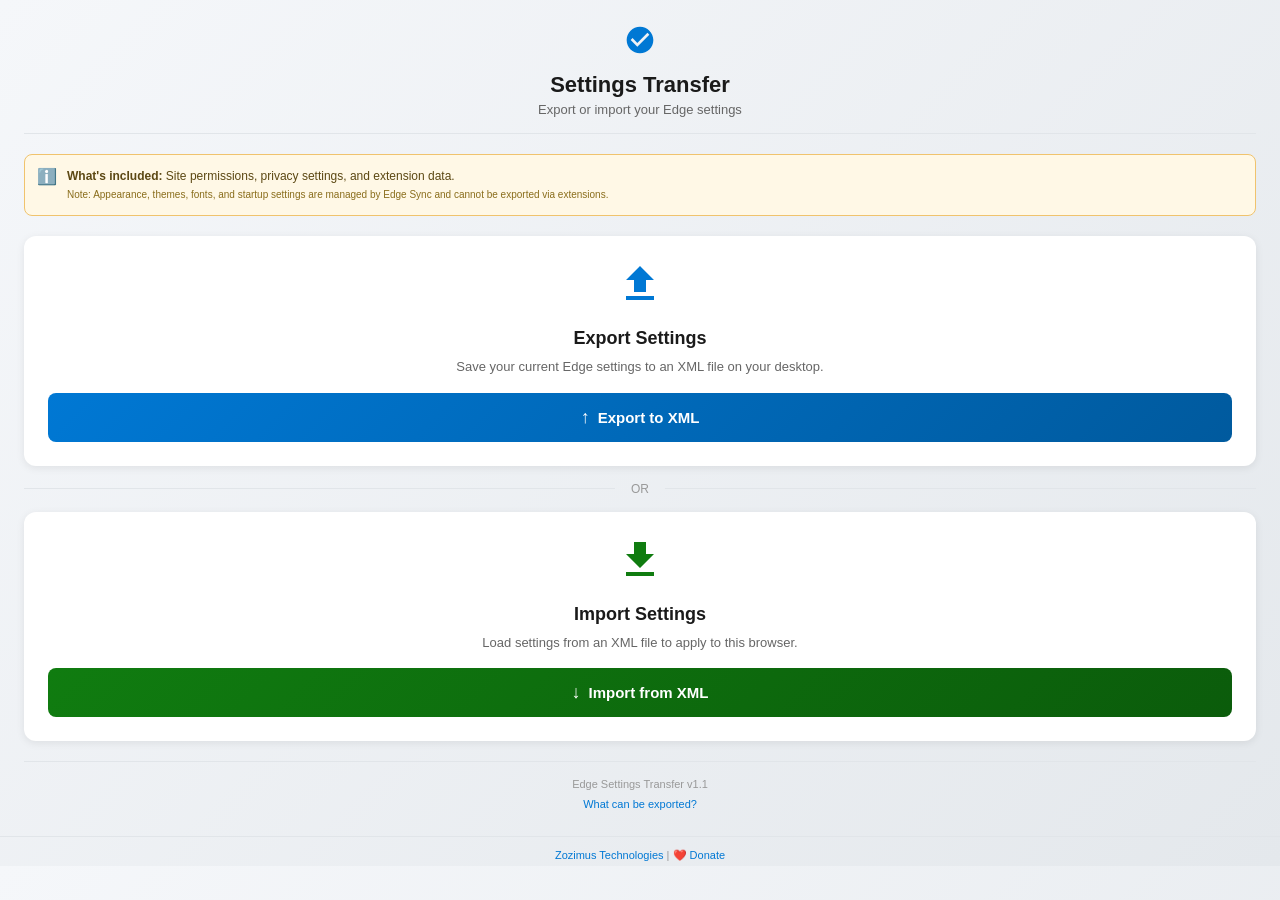
<file: popup.html>
<!DOCTYPE html>
<html lang="en">
<head>
  <meta charset="UTF-8">
  <meta name="viewport" content="width=device-width, initial-scale=1.0">
  <title>Edge Settings Export/Import</title>
  <link rel="stylesheet" href="styles.css">
</head>
<body>
  <div class="container">
    <header>
      <div class="logo">
        <svg width="32" height="32" viewBox="0 0 24 24" fill="none" xmlns="http://www.w3.org/2000/svg">
          <path d="M12 2C6.48 2 2 6.48 2 12s4.48 10 10 10 10-4.48 10-10S17.52 2 12 2zm-2 15l-5-5 1.41-1.41L10 14.17l7.59-7.59L19 8l-9 9z" fill="#0078D4"/>
        </svg>
      </div>
      <h1>Settings Transfer</h1>
      <p class="subtitle">Export or import your Edge settings</p>
    </header>

    <!-- Info Banner -->
    <div class="info-banner">
      <span class="info-icon">ℹ️</span>
      <div class="info-content">
        <strong>What's included:</strong> Site permissions, privacy settings, and extension data.
        <br><small>Note: Appearance, themes, fonts, and startup settings are managed by Edge Sync and cannot be exported via extensions.</small>
      </div>
    </div>

    <main>
      <!-- Export Section -->
      <section class="action-section">
        <div class="action-card export-card">
          <div class="action-icon">
            <svg width="48" height="48" viewBox="0 0 24 24" fill="none" xmlns="http://www.w3.org/2000/svg">
              <path d="M9 16h6v-6h4l-7-7-7 7h4v6zm-4 2h14v2H5v-2z" fill="#0078D4"/>
            </svg>
          </div>
          <h2>Export Settings</h2>
          <p>Save your current Edge settings to an XML file on your desktop.</p>
          <button id="exportBtn" class="action-btn primary-btn">
            <span class="btn-icon">↑</span>
            Export to XML
          </button>
        </div>
      </section>

      <!-- Divider -->
      <div class="divider">
        <span>OR</span>
      </div>

      <!-- Import Section -->
      <section class="action-section">
        <div class="action-card import-card">
          <div class="action-icon">
            <svg width="48" height="48" viewBox="0 0 24 24" fill="none" xmlns="http://www.w3.org/2000/svg">
              <path d="M19 9h-4V3H9v6H5l7 7 7-7zM5 18v2h14v-2H5z" fill="#107C10"/>
            </svg>
          </div>
          <h2>Import Settings</h2>
          <p>Load settings from an XML file to apply to this browser.</p>
          <button id="importBtn" class="action-btn secondary-btn">
            <span class="btn-icon">↓</span>
            Import from XML
          </button>
          <input type="file" id="fileInput" accept=".xml" hidden>
        </div>
      </section>
    </main>

    <!-- Status Message -->
    <div id="statusMessage" class="status-message hidden">
      <span id="statusIcon"></span>
      <span id="statusText"></span>
    </div>

    <!-- Restart Notice with Button -->
    <div id="restartNotice" class="restart-notice hidden">
      <div class="restart-content">
        <span>🔄</span>
        <span>Settings applied! Restart Edge for all changes to take effect.</span>
      </div>
      <button id="restartBtn" class="restart-btn">Restart Edge Now</button>
    </div>

    <!-- Loading Overlay -->
    <div id="loadingOverlay" class="loading-overlay hidden">
      <div class="spinner"></div>
      <span id="loadingText">Processing...</span>
    </div>

    <footer>
      <p>Edge Settings Transfer v1.1</p>
      <a href="#" id="showDetailsLink">What can be exported?</a>
    </footer>

    <!-- Details Modal -->
    <div id="detailsModal" class="modal hidden">
      <div class="modal-content">
        <h3>Exportable Settings</h3>
        <div class="settings-list">
          <div class="settings-category">
            <h4>✅ Can Export</h4>
            <ul>
              <li>Cookies preferences</li>
              <li>JavaScript settings</li>
              <li>Image loading</li>
              <li>Notification permissions</li>
              <li>Popup blocker</li>
              <li>Location access</li>
              <li>Camera/Microphone access</li>
              <li>Auto-downloads</li>
              <li>Do Not Track</li>
              <li>Safe Browsing</li>
              <li>Search suggestions</li>
              <li>Spelling service</li>
              <li>Translation service</li>
              <li>Extension storage data</li>
            </ul>
          </div>
          <div class="settings-category">
            <h4>❌ Cannot Export (Use Edge Sync)</h4>
            <ul>
              <li>Appearance/Theme</li>
              <li>Fonts</li>
              <li>Startup behavior</li>
              <li>New Tab page</li>
              <li>Downloads location</li>
              <li>Search engine</li>
              <li>Bookmarks</li>
              <li>History</li>
              <li>Passwords</li>
              <li>Autofill data</li>
            </ul>
          </div>
        </div>
        <button id="closeModalBtn" class="action-btn primary-btn modal-close-btn">Got it</button>
      </div>
    </div>
  </div>

  <footer class="copyright-footer">
    <span><a href="https://github.com/zozimustechnologies" target="_blank">Zozimus Technologies</a> | <a href="https://wise.com/pay/r/wC7Us-4r3knkCCY" target="_blank">❤️ Donate</a></span>
  </footer>

  <script src="popup.js"></script>
</body>
</html>
</file>
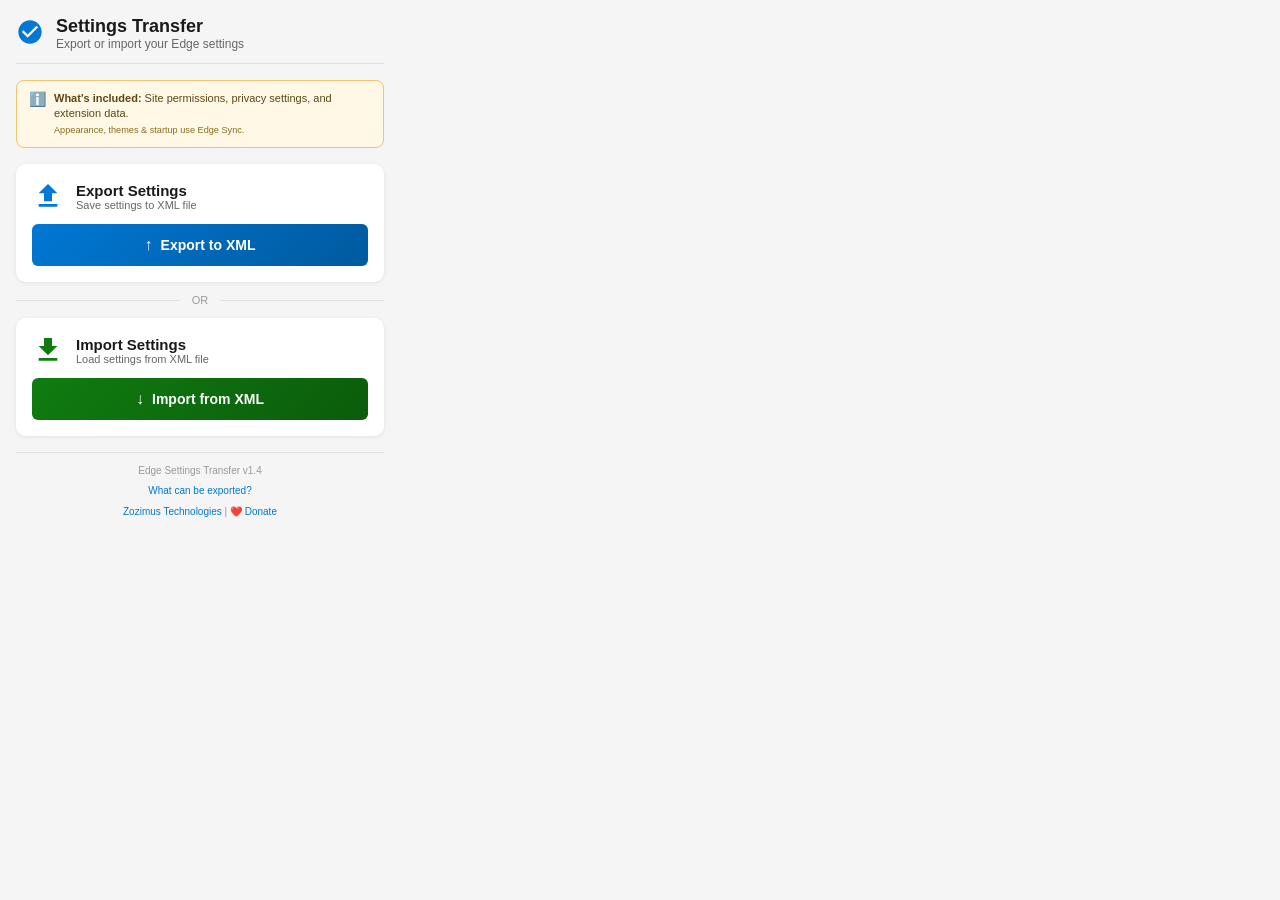
<file: sidepanel.html>
<!DOCTYPE html>
<html lang="en">
<head>
  <meta charset="UTF-8">
  <meta name="viewport" content="width=device-width, initial-scale=1.0">
  <title>Edge Settings Transfer</title>
  <link rel="stylesheet" href="sidepanel.css">
</head>
<body>
  <div class="container">
    <header>
      <div class="logo">
        <svg width="28" height="28" viewBox="0 0 24 24" fill="none" xmlns="http://www.w3.org/2000/svg">
          <path d="M12 2C6.48 2 2 6.48 2 12s4.48 10 10 10 10-4.48 10-10S17.52 2 12 2zm-2 15l-5-5 1.41-1.41L10 14.17l7.59-7.59L19 8l-9 9z" fill="#0078D4"/>
        </svg>
      </div>
      <div class="header-text">
        <h1>Settings Transfer</h1>
        <p class="subtitle">Export or import your Edge settings</p>
      </div>
    </header>

    <!-- Info Banner -->
    <div class="info-banner">
      <span class="info-icon">ℹ️</span>
      <div class="info-content">
        <strong>What's included:</strong> Site permissions, privacy settings, and extension data.
        <br><small>Appearance, themes & startup use Edge Sync.</small>
      </div>
    </div>

    <main>
      <!-- Export Section -->
      <section class="action-card">
        <div class="card-header">
          <svg width="32" height="32" viewBox="0 0 24 24" fill="none" xmlns="http://www.w3.org/2000/svg">
            <path d="M9 16h6v-6h4l-7-7-7 7h4v6zm-4 2h14v2H5v-2z" fill="#0078D4"/>
          </svg>
          <div>
            <h2>Export Settings</h2>
            <p>Save settings to XML file</p>
          </div>
        </div>
        <button id="exportBtn" class="action-btn primary-btn">
          <span class="btn-icon">↑</span>
          Export to XML
        </button>
      </section>

      <!-- Divider -->
      <div class="divider"><span>OR</span></div>

      <!-- Import Section -->
      <section class="action-card">
        <div class="card-header">
          <svg width="32" height="32" viewBox="0 0 24 24" fill="none" xmlns="http://www.w3.org/2000/svg">
            <path d="M19 9h-4V3H9v6H5l7 7 7-7zM5 18v2h14v-2H5z" fill="#107C10"/>
          </svg>
          <div>
            <h2>Import Settings</h2>
            <p>Load settings from XML file</p>
          </div>
        </div>
        <button id="importBtn" class="action-btn secondary-btn">
          <span class="btn-icon">↓</span>
          Import from XML
        </button>
        <input type="file" id="fileInput" accept=".xml" hidden>
      </section>
    </main>

    <!-- Status Message -->
    <div id="statusMessage" class="status-message hidden">
      <span id="statusIcon"></span>
      <span id="statusText"></span>
    </div>

    <!-- Export Results Section (shows after export) -->
    <div id="exportResultsSection" class="export-results-section hidden">
      <h3>📤 Export Complete</h3>
      <p class="export-summary" id="exportSummary"></p>
      
      <div class="exported-settings">
        <h4>Settings Exported:</h4>
        <div id="exportedContentList" class="result-category">
          <h5>Content Settings</h5>
          <div id="contentSettingsList" class="settings-list-detail"></div>
        </div>
        <div id="exportedPrivacyList" class="result-category">
          <h5>Privacy Settings</h5>
          <div id="privacySettingsList" class="settings-list-detail"></div>
        </div>
        <div id="exportedFontList" class="result-category hidden">
          <h5>Font Settings</h5>
          <div id="fontSettingsList" class="settings-list-detail"></div>
        </div>
      </div>
      
      <button id="closeExportResultsBtn" class="close-results-btn">Close</button>
    </div>

    <!-- Import Results Section (shows after import) -->
    <div id="importResultsSection" class="import-results-section hidden">
      <h3>📋 Import Results</h3>
      
      <!-- Changed Settings -->
      <div id="changedSection" class="result-category hidden">
        <h4>✓ Changed Settings</h4>
        <div id="changedList" class="settings-list-detail"></div>
      </div>
      
      <!-- Unchanged Settings -->
      <div id="unchangedSection" class="result-category hidden">
        <h4>○ Already Same</h4>
        <div id="unchangedList" class="settings-list-detail"></div>
      </div>
      
      <!-- Skipped Settings -->
      <div id="skippedSection" class="result-category hidden">
        <h4>⊘ Skipped (Policy/Unavailable)</h4>
        <div id="skippedList" class="settings-list-detail"></div>
      </div>
      
      <!-- Failed Settings -->
      <div id="failedSection" class="result-category hidden">
        <h4>✗ Failed</h4>
        <div id="failedList" class="settings-list-detail"></div>
      </div>
      
      <!-- Restart Notice -->
      <div class="restart-container">
        <p class="restart-hint">🔄 Restart your browser to make these changes stick.</p>
      </div>
      
      <button id="closeResultsBtn" class="close-results-btn">Close Results</button>
    </div>

    <!-- Loading Overlay -->
    <div id="loadingOverlay" class="loading-overlay hidden">
      <div class="spinner"></div>
      <span id="loadingText">Processing...</span>
    </div>

    <footer>
      <p>Edge Settings Transfer v1.4</p>
      <a href="#" id="showDetailsLink">What can be exported?</a>
      <p class="copyright-text"><a href="https://github.com/zozimustechnologies" target="_blank">Zozimus Technologies</a> | <a href="https://wise.com/pay/r/wC7Us-4r3knkCCY" target="_blank">❤️ Donate</a></p>
    </footer>

    <!-- Details Modal -->
    <div id="detailsModal" class="modal hidden">
      <div class="modal-content">
        <h3>Exportable Settings</h3>
        <div class="settings-list">
          <div class="settings-category">
            <h4>✅ Can Export</h4>
            <ul>
              <li>Cookies, JavaScript, Images</li>
              <li>Notifications, Popups</li>
              <li>Location, Camera, Microphone</li>
              <li>Do Not Track</li>
              <li>Safe Browsing</li>
              <li>Search suggestions</li>
              <li>Spelling/Translation</li>
              <li>Font sizes</li>
            </ul>
          </div>
          <div class="settings-category">
            <h4>❌ Cannot Export</h4>
            <ul>
              <li>Appearance/Theme</li>
              <li>Startup pages</li>
              <li>Downloads location</li>
              <li>Search engine</li>
              <li>Bookmarks/History</li>
              <li>Passwords</li>
            </ul>
          </div>
        </div>
        <button id="closeModalBtn" class="action-btn primary-btn">Got it</button>
      </div>
    </div>
  </div>

  <script src="sidepanel.js"></script>
</body>
</html>
</file>
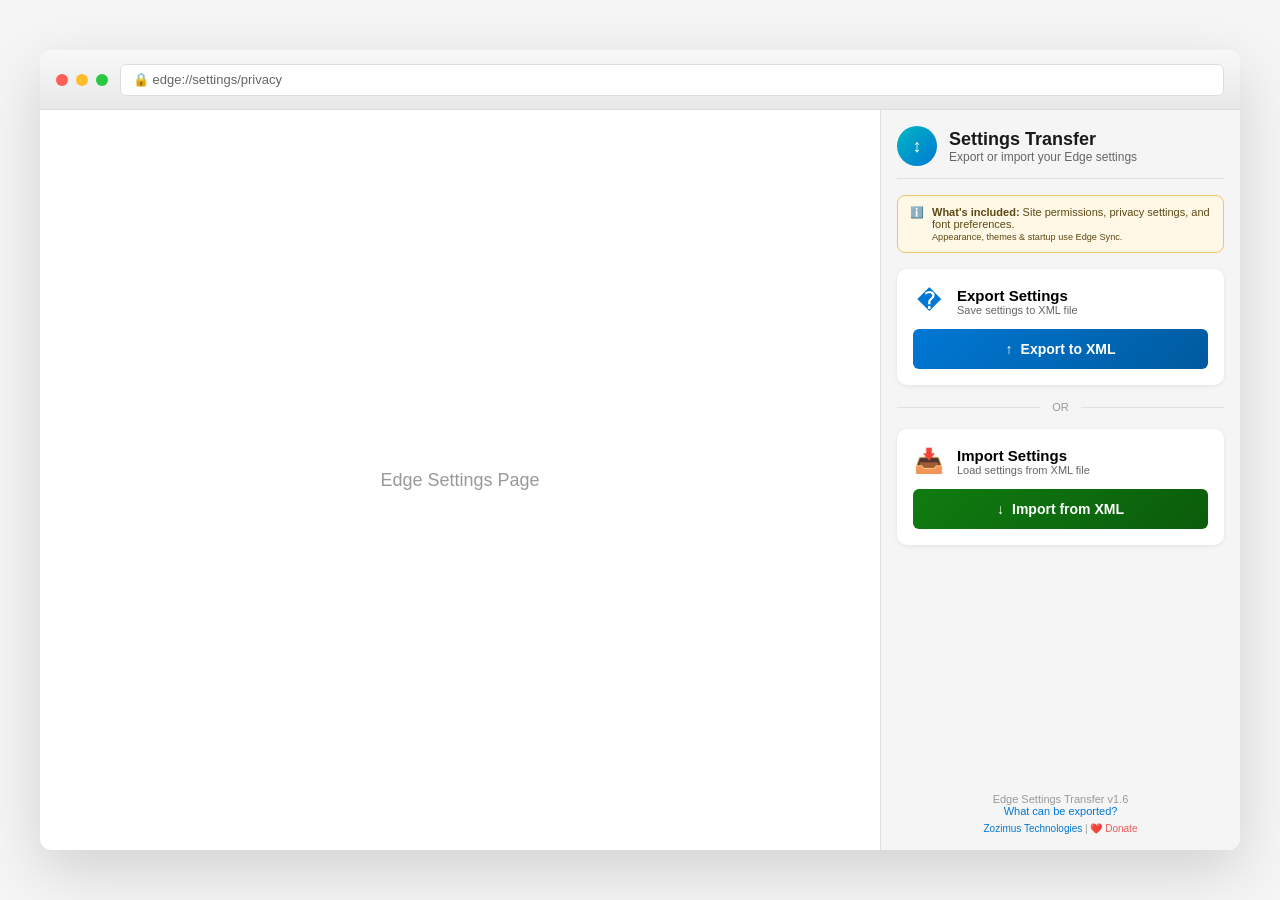
<file: store-assets/screenshot-1-main-panel.html>
<!DOCTYPE html>
<html lang="en">
<head>
  <meta charset="UTF-8">
  <title>Screenshot 1 - Main Panel</title>
  <style>
    * { margin: 0; padding: 0; box-sizing: border-box; }
    body {
      font-family: 'Segoe UI', sans-serif;
      background: #f5f5f5;
      display: flex;
      justify-content: center;
      align-items: center;
      min-height: 100vh;
      padding: 40px;
    }
    .browser-frame {
      width: 1280px;
      height: 800px;
      background: #fff;
      border-radius: 12px;
      box-shadow: 0 20px 60px rgba(0,0,0,0.15);
      overflow: hidden;
      display: flex;
      flex-direction: column;
    }
    .browser-header {
      height: 60px;
      background: linear-gradient(180deg, #f8f8f8 0%, #e8e8e8 100%);
      border-bottom: 1px solid #ddd;
      display: flex;
      align-items: center;
      padding: 0 16px;
      gap: 12px;
    }
    .browser-dots {
      display: flex;
      gap: 8px;
    }
    .dot {
      width: 12px;
      height: 12px;
      border-radius: 50%;
    }
    .dot.red { background: #ff5f57; }
    .dot.yellow { background: #ffbd2e; }
    .dot.green { background: #28c940; }
    .url-bar {
      flex: 1;
      height: 32px;
      background: #fff;
      border-radius: 6px;
      border: 1px solid #ddd;
      display: flex;
      align-items: center;
      padding: 0 12px;
      font-size: 13px;
      color: #666;
    }
    .browser-content {
      flex: 1;
      display: flex;
      background: #f0f0f0;
    }
    .main-content {
      flex: 1;
      background: #fff;
      display: flex;
      align-items: center;
      justify-content: center;
      color: #999;
      font-size: 18px;
    }
    .side-panel {
      width: 360px;
      background: #f5f5f5;
      border-left: 1px solid #e0e0e0;
      padding: 16px;
      display: flex;
      flex-direction: column;
      gap: 16px;
    }
    .panel-header {
      display: flex;
      align-items: center;
      gap: 12px;
      padding-bottom: 12px;
      border-bottom: 1px solid #e0e0e0;
    }
    .panel-icon {
      width: 40px;
      height: 40px;
      background: linear-gradient(135deg, #00B7C3 0%, #0078D4 100%);
      border-radius: 50%;
      display: flex;
      align-items: center;
      justify-content: center;
      color: white;
      font-size: 18px;
    }
    .panel-title h1 {
      font-size: 18px;
      font-weight: 600;
      color: #1a1a1a;
    }
    .panel-title p {
      font-size: 12px;
      color: #666;
    }
    .donate-btn {
      margin-left: auto;
      background: linear-gradient(135deg, #ff6b6b 0%, #ee5a5a 100%);
      color: white;
      padding: 6px 12px;
      border-radius: 20px;
      font-size: 12px;
      font-weight: 600;
      text-decoration: none;
    }
    .info-banner {
      background: #fff8e6;
      border: 1px solid #f0c36d;
      border-radius: 8px;
      padding: 10px 12px;
      display: flex;
      gap: 8px;
      font-size: 11px;
      color: #5c4813;
    }
    .action-card {
      background: #fff;
      border-radius: 10px;
      padding: 16px;
      box-shadow: 0 1px 4px rgba(0,0,0,0.08);
    }
    .card-header {
      display: flex;
      align-items: center;
      gap: 12px;
      margin-bottom: 12px;
    }
    .card-icon {
      width: 32px;
      height: 32px;
      display: flex;
      align-items: center;
      justify-content: center;
      font-size: 24px;
    }
    .card-header h2 {
      font-size: 15px;
      font-weight: 600;
    }
    .card-header p {
      font-size: 11px;
      color: #666;
    }
    .action-btn {
      display: flex;
      align-items: center;
      justify-content: center;
      gap: 8px;
      padding: 12px 20px;
      font-size: 14px;
      font-weight: 600;
      border: none;
      border-radius: 6px;
      color: white;
      width: 100%;
    }
    .primary-btn {
      background: linear-gradient(135deg, #0078D4 0%, #005a9e 100%);
    }
    .secondary-btn {
      background: linear-gradient(135deg, #107C10 0%, #0b5c0b 100%);
    }
    .divider {
      display: flex;
      align-items: center;
      color: #999;
      font-size: 11px;
      font-weight: 500;
    }
    .divider::before, .divider::after {
      content: '';
      flex: 1;
      border-bottom: 1px solid #e0e0e0;
    }
    .divider span {
      padding: 0 12px;
    }
    .panel-footer {
      margin-top: auto;
      text-align: center;
      font-size: 11px;
      color: #999;
    }
    .panel-footer a {
      color: #0078D4;
      text-decoration: none;
    }
    .arrow-callout {
      position: absolute;
      right: 380px;
      top: 200px;
      display: flex;
      align-items: center;
      gap: 10px;
    }
    .callout-text {
      background: #0078D4;
      color: white;
      padding: 10px 16px;
      border-radius: 8px;
      font-size: 14px;
      font-weight: 500;
      white-space: nowrap;
    }
    .callout-arrow {
      font-size: 24px;
      color: #0078D4;
    }
  </style>
</head>
<body>
  <div class="browser-frame">
    <div class="browser-header">
      <div class="browser-dots">
        <div class="dot red"></div>
        <div class="dot yellow"></div>
        <div class="dot green"></div>
      </div>
      <div class="url-bar">🔒 edge://settings/privacy</div>
    </div>
    <div class="browser-content">
      <div class="main-content">
        Edge Settings Page
      </div>
      <div class="side-panel">
        <div class="panel-header">
          <div class="panel-icon">↕</div>
          <div class="panel-title">
            <h1>Settings Transfer</h1>
            <p>Export or import your Edge settings</p>
          </div>
        </div>
        
        <div class="info-banner">
          <span>ℹ️</span>
          <div>
            <strong>What's included:</strong> Site permissions, privacy settings, and font preferences.
            <br><small>Appearance, themes & startup use Edge Sync.</small>
          </div>
        </div>
        
        <div class="action-card">
          <div class="card-header">
            <div class="card-icon" style="color: #0078D4;">�</div>
            <div>
              <h2>Export Settings</h2>
              <p>Save settings to XML file</p>
            </div>
          </div>
          <button class="action-btn primary-btn">
            <span>↑</span> Export to XML
          </button>
        </div>
        
        <div class="divider"><span>OR</span></div>
        
        <div class="action-card">
          <div class="card-header">
            <div class="card-icon" style="color: #107C10;">📥</div>
            <div>
              <h2>Import Settings</h2>
              <p>Load settings from XML file</p>
            </div>
          </div>
          <button class="action-btn secondary-btn">
            <span>↓</span> Import from XML
          </button>
        </div>
        
        <div class="panel-footer">
          <p>Edge Settings Transfer v1.6</p>
          <a href="#">What can be exported?</a>
          <p style="margin-top:6px;font-size:10px;color:#999;"><a href="https://github.com/zozimustechnologies" style="color:#0078D4;text-decoration:none;">Zozimus Technologies</a> | <a href="#" style="color:#ee5a5a;text-decoration:none;">❤️ Donate</a></p>
        </div>
      </div>
    </div>
  </div>
</body>
</html>
</file>
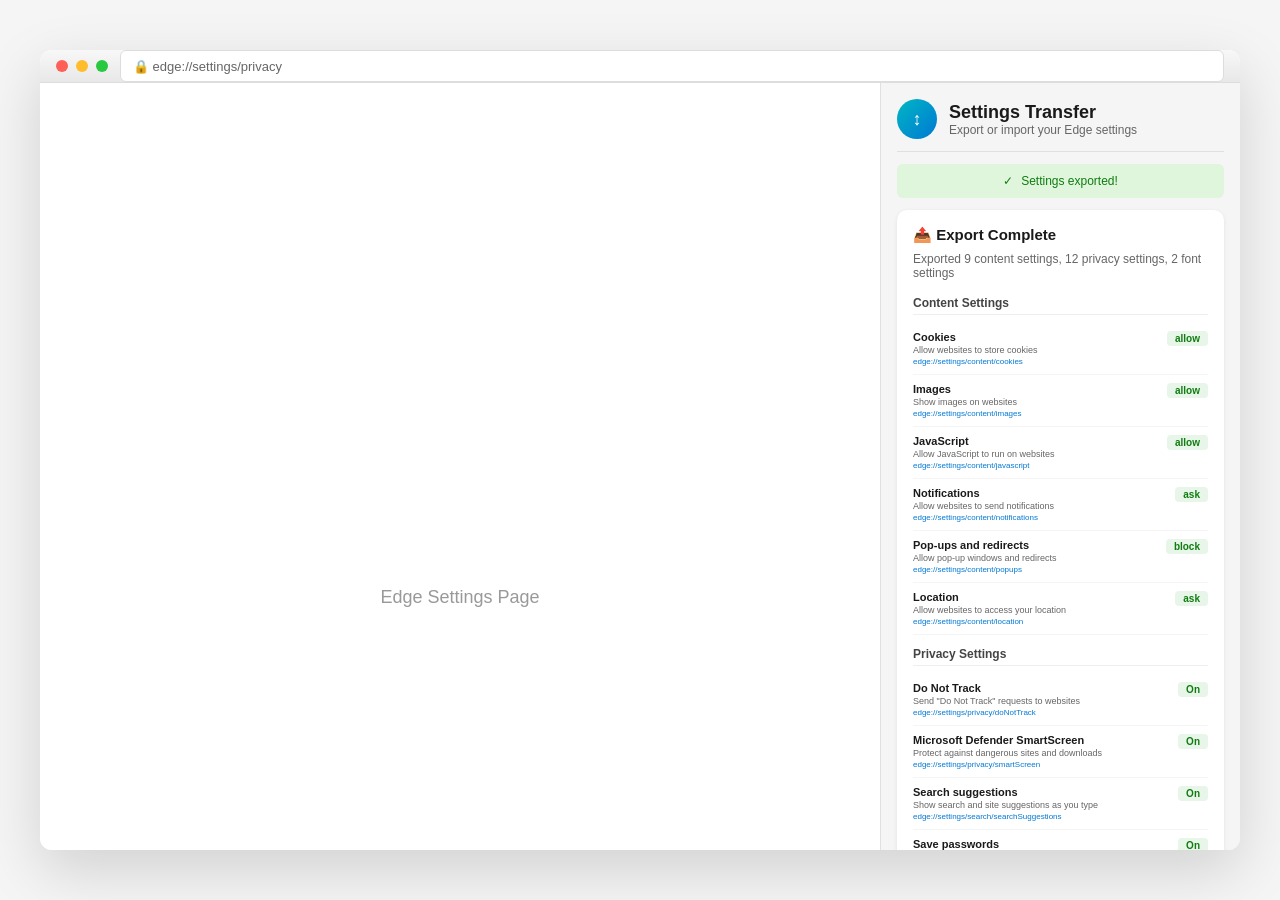
<file: store-assets/screenshot-2-export-results.html>
<!DOCTYPE html>
<html lang="en">
<head>
  <meta charset="UTF-8">
  <title>Screenshot 2 - Export Results</title>
  <style>
    * { margin: 0; padding: 0; box-sizing: border-box; }
    body {
      font-family: 'Segoe UI', sans-serif;
      background: #f5f5f5;
      display: flex;
      justify-content: center;
      align-items: center;
      min-height: 100vh;
      padding: 40px;
    }
    .browser-frame {
      width: 1280px;
      height: 800px;
      background: #fff;
      border-radius: 12px;
      box-shadow: 0 20px 60px rgba(0,0,0,0.15);
      overflow: hidden;
      display: flex;
      flex-direction: column;
    }
    .browser-header {
      height: 60px;
      background: linear-gradient(180deg, #f8f8f8 0%, #e8e8e8 100%);
      border-bottom: 1px solid #ddd;
      display: flex;
      align-items: center;
      padding: 0 16px;
      gap: 12px;
    }
    .browser-dots {
      display: flex;
      gap: 8px;
    }
    .dot {
      width: 12px;
      height: 12px;
      border-radius: 50%;
    }
    .dot.red { background: #ff5f57; }
    .dot.yellow { background: #ffbd2e; }
    .dot.green { background: #28c940; }
    .url-bar {
      flex: 1;
      height: 32px;
      background: #fff;
      border-radius: 6px;
      border: 1px solid #ddd;
      display: flex;
      align-items: center;
      padding: 0 12px;
      font-size: 13px;
      color: #666;
    }
    .browser-content {
      flex: 1;
      display: flex;
      background: #f0f0f0;
    }
    .main-content {
      flex: 1;
      background: #fff;
      display: flex;
      align-items: center;
      justify-content: center;
      color: #999;
      font-size: 18px;
    }
    .side-panel {
      width: 360px;
      background: #f5f5f5;
      border-left: 1px solid #e0e0e0;
      padding: 16px;
      display: flex;
      flex-direction: column;
      gap: 12px;
      overflow-y: auto;
    }
    .panel-header {
      display: flex;
      align-items: center;
      gap: 12px;
      padding-bottom: 12px;
      border-bottom: 1px solid #e0e0e0;
    }
    .panel-icon {
      width: 40px;
      height: 40px;
      background: linear-gradient(135deg, #00B7C3 0%, #0078D4 100%);
      border-radius: 50%;
      display: flex;
      align-items: center;
      justify-content: center;
      color: white;
      font-size: 18px;
    }
    .panel-title h1 {
      font-size: 18px;
      font-weight: 600;
      color: #1a1a1a;
    }
    .panel-title p {
      font-size: 12px;
      color: #666;
    }
    .status-message {
      display: flex;
      align-items: center;
      justify-content: center;
      gap: 8px;
      padding: 10px 14px;
      border-radius: 6px;
      font-size: 12px;
      font-weight: 500;
      background: #dff6dd;
      color: #107C10;
    }
    .export-results {
      background: #fff;
      border-radius: 10px;
      padding: 16px;
      box-shadow: 0 1px 4px rgba(0,0,0,0.08);
    }
    .export-results h3 {
      font-size: 15px;
      margin-bottom: 8px;
      color: #1a1a1a;
    }
    .export-summary {
      font-size: 12px;
      color: #666;
      margin-bottom: 16px;
    }
    .result-category {
      margin-bottom: 12px;
    }
    .result-category h4 {
      font-size: 12px;
      font-weight: 600;
      color: #444;
      margin-bottom: 8px;
      padding-bottom: 4px;
      border-bottom: 1px solid #eee;
    }
    .setting-item {
      display: flex;
      justify-content: space-between;
      align-items: flex-start;
      padding: 8px 0;
      font-size: 11px;
      border-bottom: 1px solid #f5f5f5;
      gap: 8px;
    }
    .setting-info {
      display: flex;
      flex-direction: column;
      gap: 2px;
      flex: 1;
      min-width: 0;
    }
    .setting-label {
      font-weight: 600;
      color: #1a1a1a;
      font-size: 11px;
    }
    .setting-desc {
      font-size: 9px;
      color: #666;
    }
    .setting-path {
      font-size: 8px;
      color: #0078D4;
      cursor: pointer;
    }
    .setting-name {
      color: #333;
    }
    .setting-value {
      color: #107C10;
      font-weight: 600;
      font-size: 10px;
      background: #e8f5e9;
      padding: 2px 8px;
      border-radius: 4px;
      white-space: nowrap;
      flex-shrink: 0;
    }
    .close-btn {
      background: #f0f0f0;
      border: none;
      border-radius: 6px;
      padding: 10px;
      font-size: 12px;
      color: #666;
      cursor: pointer;
      width: 100%;
      margin-top: 8px;
    }
  </style>
</head>
<body>
  <div class="browser-frame">
    <div class="browser-header">
      <div class="browser-dots">
        <div class="dot red"></div>
        <div class="dot yellow"></div>
        <div class="dot green"></div>
      </div>
      <div class="url-bar">🔒 edge://settings/privacy</div>
    </div>
    <div class="browser-content">
      <div class="main-content">
        Edge Settings Page
      </div>
      <div class="side-panel">
        <div class="panel-header">
          <div class="panel-icon">↕</div>
          <div class="panel-title">
            <h1>Settings Transfer</h1>
            <p>Export or import your Edge settings</p>
          </div>
        </div>
        
        <div class="status-message">
          <span>✓</span> Settings exported!
        </div>
        
        <div class="export-results">
          <h3>📤 Export Complete</h3>
          <p class="export-summary">Exported 9 content settings, 12 privacy settings, 2 font settings</p>
          
          <div class="result-category">
            <h4>Content Settings</h4>
            <div class="setting-item">
              <div class="setting-info">
                <span class="setting-label">Cookies</span>
                <span class="setting-desc">Allow websites to store cookies</span>
                <span class="setting-path">edge://settings/content/cookies</span>
              </div>
              <span class="setting-value">allow</span>
            </div>
            <div class="setting-item">
              <div class="setting-info">
                <span class="setting-label">Images</span>
                <span class="setting-desc">Show images on websites</span>
                <span class="setting-path">edge://settings/content/images</span>
              </div>
              <span class="setting-value">allow</span>
            </div>
            <div class="setting-item">
              <div class="setting-info">
                <span class="setting-label">JavaScript</span>
                <span class="setting-desc">Allow JavaScript to run on websites</span>
                <span class="setting-path">edge://settings/content/javascript</span>
              </div>
              <span class="setting-value">allow</span>
            </div>
            <div class="setting-item">
              <div class="setting-info">
                <span class="setting-label">Notifications</span>
                <span class="setting-desc">Allow websites to send notifications</span>
                <span class="setting-path">edge://settings/content/notifications</span>
              </div>
              <span class="setting-value">ask</span>
            </div>
            <div class="setting-item">
              <div class="setting-info">
                <span class="setting-label">Pop-ups and redirects</span>
                <span class="setting-desc">Allow pop-up windows and redirects</span>
                <span class="setting-path">edge://settings/content/popups</span>
              </div>
              <span class="setting-value">block</span>
            </div>
            <div class="setting-item">
              <div class="setting-info">
                <span class="setting-label">Location</span>
                <span class="setting-desc">Allow websites to access your location</span>
                <span class="setting-path">edge://settings/content/location</span>
              </div>
              <span class="setting-value">ask</span>
            </div>
          </div>
          
          <div class="result-category">
            <h4>Privacy Settings</h4>
            <div class="setting-item">
              <div class="setting-info">
                <span class="setting-label">Do Not Track</span>
                <span class="setting-desc">Send "Do Not Track" requests to websites</span>
                <span class="setting-path">edge://settings/privacy/doNotTrack</span>
              </div>
              <span class="setting-value">On</span>
            </div>
            <div class="setting-item">
              <div class="setting-info">
                <span class="setting-label">Microsoft Defender SmartScreen</span>
                <span class="setting-desc">Protect against dangerous sites and downloads</span>
                <span class="setting-path">edge://settings/privacy/smartScreen</span>
              </div>
              <span class="setting-value">On</span>
            </div>
            <div class="setting-item">
              <div class="setting-info">
                <span class="setting-label">Search suggestions</span>
                <span class="setting-desc">Show search and site suggestions as you type</span>
                <span class="setting-path">edge://settings/search/searchSuggestions</span>
              </div>
              <span class="setting-value">On</span>
            </div>
            <div class="setting-item">
              <div class="setting-info">
                <span class="setting-label">Save passwords</span>
                <span class="setting-desc">Offer to save passwords when signing in</span>
                <span class="setting-path">edge://settings/passwords/passwordSaving</span>
              </div>
              <span class="setting-value">On</span>
            </div>
          </div>
          
          <div class="result-category">
            <h4>Font Settings</h4>
            <div class="setting-item">
              <div class="setting-info">
                <span class="setting-label">Default font size</span>
                <span class="setting-desc">Default size for text on web pages</span>
                <span class="setting-path">edge://settings/appearance/fonts</span>
              </div>
              <span class="setting-value">16px</span>
            </div>
            <div class="setting-item">
              <div class="setting-info">
                <span class="setting-label">Minimum font size</span>
                <span class="setting-desc">Smallest text size allowed on pages</span>
                <span class="setting-path">edge://settings/appearance/fonts</span>
              </div>
              <span class="setting-value">12px</span>
            </div>
          </div>
          
          <button class="close-btn">Close</button>
        </div>
      </div>
    </div>
  </div>
</body>
</html>
</file>
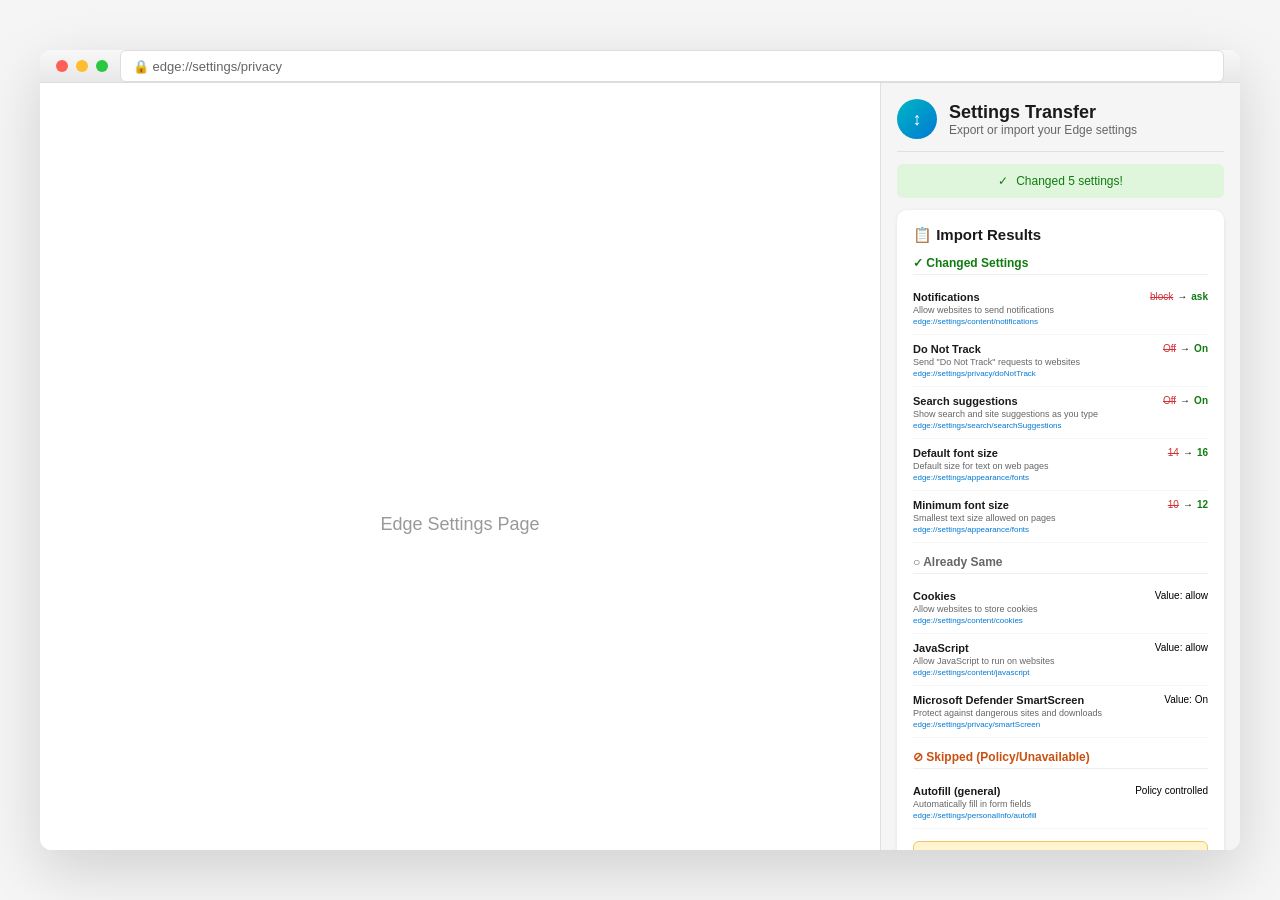
<file: store-assets/screenshot-3-import-results.html>
<!DOCTYPE html>
<html lang="en">
<head>
  <meta charset="UTF-8">
  <title>Screenshot 3 - Import Results</title>
  <style>
    * { margin: 0; padding: 0; box-sizing: border-box; }
    body {
      font-family: 'Segoe UI', sans-serif;
      background: #f5f5f5;
      display: flex;
      justify-content: center;
      align-items: center;
      min-height: 100vh;
      padding: 40px;
    }
    .browser-frame {
      width: 1280px;
      height: 800px;
      background: #fff;
      border-radius: 12px;
      box-shadow: 0 20px 60px rgba(0,0,0,0.15);
      overflow: hidden;
      display: flex;
      flex-direction: column;
    }
    .browser-header {
      height: 60px;
      background: linear-gradient(180deg, #f8f8f8 0%, #e8e8e8 100%);
      border-bottom: 1px solid #ddd;
      display: flex;
      align-items: center;
      padding: 0 16px;
      gap: 12px;
    }
    .browser-dots {
      display: flex;
      gap: 8px;
    }
    .dot {
      width: 12px;
      height: 12px;
      border-radius: 50%;
    }
    .dot.red { background: #ff5f57; }
    .dot.yellow { background: #ffbd2e; }
    .dot.green { background: #28c940; }
    .url-bar {
      flex: 1;
      height: 32px;
      background: #fff;
      border-radius: 6px;
      border: 1px solid #ddd;
      display: flex;
      align-items: center;
      padding: 0 12px;
      font-size: 13px;
      color: #666;
    }
    .browser-content {
      flex: 1;
      display: flex;
      background: #f0f0f0;
    }
    .main-content {
      flex: 1;
      background: #fff;
      display: flex;
      align-items: center;
      justify-content: center;
      color: #999;
      font-size: 18px;
    }
    .side-panel {
      width: 360px;
      background: #f5f5f5;
      border-left: 1px solid #e0e0e0;
      padding: 16px;
      display: flex;
      flex-direction: column;
      gap: 12px;
      overflow-y: auto;
    }
    .panel-header {
      display: flex;
      align-items: center;
      gap: 12px;
      padding-bottom: 12px;
      border-bottom: 1px solid #e0e0e0;
    }
    .panel-icon {
      width: 40px;
      height: 40px;
      background: linear-gradient(135deg, #00B7C3 0%, #0078D4 100%);
      border-radius: 50%;
      display: flex;
      align-items: center;
      justify-content: center;
      color: white;
      font-size: 18px;
    }
    .panel-title h1 {
      font-size: 18px;
      font-weight: 600;
      color: #1a1a1a;
    }
    .panel-title p {
      font-size: 12px;
      color: #666;
    }
    .status-message {
      display: flex;
      align-items: center;
      justify-content: center;
      gap: 8px;
      padding: 10px 14px;
      border-radius: 6px;
      font-size: 12px;
      font-weight: 500;
      background: #dff6dd;
      color: #107C10;
    }
    .import-results {
      background: #fff;
      border-radius: 10px;
      padding: 16px;
      box-shadow: 0 1px 4px rgba(0,0,0,0.08);
    }
    .import-results h3 {
      font-size: 15px;
      margin-bottom: 12px;
      color: #1a1a1a;
    }
    .result-category {
      margin-bottom: 12px;
    }
    .result-category h4 {
      font-size: 12px;
      font-weight: 600;
      margin-bottom: 8px;
      padding-bottom: 4px;
      border-bottom: 1px solid #eee;
    }
    .result-category.changed h4 { color: #107C10; }
    .result-category.unchanged h4 { color: #666; }
    .result-category.skipped h4 { color: #ca5010; }
    .setting-item {
      display: flex;
      justify-content: space-between;
      align-items: flex-start;
      padding: 8px 0;
      font-size: 11px;
      border-bottom: 1px solid #f5f5f5;
      gap: 8px;
    }
    .setting-info {
      display: flex;
      flex-direction: column;
      gap: 2px;
      flex: 1;
      min-width: 0;
    }
    .setting-label {
      font-weight: 600;
      color: #1a1a1a;
      font-size: 11px;
    }
    .setting-desc {
      font-size: 9px;
      color: #666;
    }
    .setting-path {
      font-size: 8px;
      color: #0078D4;
      cursor: pointer;
    }
    .setting-name {
      color: #333;
      flex: 1;
    }
    .setting-change {
      display: flex;
      align-items: center;
      gap: 4px;
      font-size: 10px;
      flex-shrink: 0;
    }
    .old-value {
      color: #d13438;
      text-decoration: line-through;
    }
    .new-value {
      color: #107C10;
      font-weight: 600;
    }
    .restart-hint {
      background: #fff4ce;
      border: 1px solid #f0c36d;
      border-radius: 6px;
      padding: 10px;
      font-size: 12px;
      color: #5c4813;
      text-align: center;
    }
    .close-btn {
      background: #f0f0f0;
      border: none;
      border-radius: 6px;
      padding: 10px;
      font-size: 12px;
      color: #666;
      cursor: pointer;
      width: 100%;
      margin-top: 8px;
    }
  </style>
</head>
<body>
  <div class="browser-frame">
    <div class="browser-header">
      <div class="browser-dots">
        <div class="dot red"></div>
        <div class="dot yellow"></div>
        <div class="dot green"></div>
      </div>
      <div class="url-bar">🔒 edge://settings/privacy</div>
    </div>
    <div class="browser-content">
      <div class="main-content">
        Edge Settings Page
      </div>
      <div class="side-panel">
        <div class="panel-header">
          <div class="panel-icon">↕</div>
          <div class="panel-title">
            <h1>Settings Transfer</h1>
            <p>Export or import your Edge settings</p>
          </div>
        </div>
        
        <div class="status-message">
          <span>✓</span> Changed 5 settings!
        </div>
        
        <div class="import-results">
          <h3>📋 Import Results</h3>
          
          <div class="result-category changed">
            <h4>✓ Changed Settings</h4>
            <div class="setting-item">
              <div class="setting-info">
                <span class="setting-label">Notifications</span>
                <span class="setting-desc">Allow websites to send notifications</span>
                <span class="setting-path">edge://settings/content/notifications</span>
              </div>
              <span class="setting-change">
                <span class="old-value">block</span>
                → <span class="new-value">ask</span>
              </span>
            </div>
            <div class="setting-item">
              <div class="setting-info">
                <span class="setting-label">Do Not Track</span>
                <span class="setting-desc">Send "Do Not Track" requests to websites</span>
                <span class="setting-path">edge://settings/privacy/doNotTrack</span>
              </div>
              <span class="setting-change">
                <span class="old-value">Off</span>
                → <span class="new-value">On</span>
              </span>
            </div>
            <div class="setting-item">
              <div class="setting-info">
                <span class="setting-label">Search suggestions</span>
                <span class="setting-desc">Show search and site suggestions as you type</span>
                <span class="setting-path">edge://settings/search/searchSuggestions</span>
              </div>
              <span class="setting-change">
                <span class="old-value">Off</span>
                → <span class="new-value">On</span>
              </span>
            </div>
            <div class="setting-item">
              <div class="setting-info">
                <span class="setting-label">Default font size</span>
                <span class="setting-desc">Default size for text on web pages</span>
                <span class="setting-path">edge://settings/appearance/fonts</span>
              </div>
              <span class="setting-change">
                <span class="old-value">14</span>
                → <span class="new-value">16</span>
              </span>
            </div>
            <div class="setting-item">
              <div class="setting-info">
                <span class="setting-label">Minimum font size</span>
                <span class="setting-desc">Smallest text size allowed on pages</span>
                <span class="setting-path">edge://settings/appearance/fonts</span>
              </div>
              <span class="setting-change">
                <span class="old-value">10</span>
                → <span class="new-value">12</span>
              </span>
            </div>
          </div>
          
          <div class="result-category unchanged">
            <h4>○ Already Same</h4>
            <div class="setting-item">
              <div class="setting-info">
                <span class="setting-label">Cookies</span>
                <span class="setting-desc">Allow websites to store cookies</span>
                <span class="setting-path">edge://settings/content/cookies</span>
              </div>
              <span class="setting-change">Value: allow</span>
            </div>
            <div class="setting-item">
              <div class="setting-info">
                <span class="setting-label">JavaScript</span>
                <span class="setting-desc">Allow JavaScript to run on websites</span>
                <span class="setting-path">edge://settings/content/javascript</span>
              </div>
              <span class="setting-change">Value: allow</span>
            </div>
            <div class="setting-item">
              <div class="setting-info">
                <span class="setting-label">Microsoft Defender SmartScreen</span>
                <span class="setting-desc">Protect against dangerous sites and downloads</span>
                <span class="setting-path">edge://settings/privacy/smartScreen</span>
              </div>
              <span class="setting-change">Value: On</span>
            </div>
          </div>
          
          <div class="result-category skipped">
            <h4>⊘ Skipped (Policy/Unavailable)</h4>
            <div class="setting-item">
              <div class="setting-info">
                <span class="setting-label">Autofill (general)</span>
                <span class="setting-desc">Automatically fill in form fields</span>
                <span class="setting-path">edge://settings/personalInfo/autofill</span>
              </div>
              <span class="setting-change">Policy controlled</span>
            </div>
          </div>
          
          <div class="restart-hint">
            🔄 Restart your browser to make these changes stick.
          </div>
          
          <button class="close-btn">Close Results</button>
        </div>
      </div>
    </div>
  </div>
</body>
</html>
</file>
<file: styles.css>
/* Reset and base styles */
* {
  margin: 0;
  padding: 0;
  box-sizing: border-box;
}

body {
  font-family: 'Segoe UI', -apple-system, BlinkMacSystemFont, sans-serif;
  background: linear-gradient(135deg, #f5f7fa 0%, #e4e8ec 100%);
  min-width: 360px;
  min-height: 480px;
}

.container {
  padding: 24px;
  display: flex;
  flex-direction: column;
  gap: 20px;
}

/* Header styles */
header {
  text-align: center;
  padding-bottom: 16px;
  border-bottom: 1px solid #e1e5e9;
}

.logo {
  margin-bottom: 12px;
}

h1 {
  font-size: 22px;
  font-weight: 600;
  color: #1a1a1a;
  margin-bottom: 4px;
}

.subtitle {
  font-size: 13px;
  color: #666;
}

/* Main content */
main {
  display: flex;
  flex-direction: column;
  gap: 16px;
}

/* Action cards */
.action-section {
  width: 100%;
}

.action-card {
  background: #ffffff;
  border-radius: 12px;
  padding: 24px;
  text-align: center;
  box-shadow: 0 2px 8px rgba(0, 0, 0, 0.08);
  transition: transform 0.2s ease, box-shadow 0.2s ease;
}

.action-card:hover {
  transform: translateY(-2px);
  box-shadow: 0 4px 16px rgba(0, 0, 0, 0.12);
}

.action-icon {
  margin-bottom: 16px;
}

.action-card h2 {
  font-size: 18px;
  font-weight: 600;
  color: #1a1a1a;
  margin-bottom: 8px;
}

.action-card p {
  font-size: 13px;
  color: #666;
  line-height: 1.5;
  margin-bottom: 16px;
}

/* Buttons */
.action-btn {
  display: inline-flex;
  align-items: center;
  justify-content: center;
  gap: 8px;
  padding: 14px 32px;
  font-size: 15px;
  font-weight: 600;
  border: none;
  border-radius: 8px;
  cursor: pointer;
  transition: all 0.2s ease;
  width: 100%;
}

.btn-icon {
  font-size: 18px;
  font-weight: bold;
}

.primary-btn {
  background: linear-gradient(135deg, #0078D4 0%, #005a9e 100%);
  color: #ffffff;
}

.primary-btn:hover {
  background: linear-gradient(135deg, #106ebe 0%, #004c87 100%);
  box-shadow: 0 4px 12px rgba(0, 120, 212, 0.4);
}

.primary-btn:active {
  transform: scale(0.98);
}

.secondary-btn {
  background: linear-gradient(135deg, #107C10 0%, #0b5c0b 100%);
  color: #ffffff;
}

.secondary-btn:hover {
  background: linear-gradient(135deg, #0e6b0e 0%, #094a09 100%);
  box-shadow: 0 4px 12px rgba(16, 124, 16, 0.4);
}

.secondary-btn:active {
  transform: scale(0.98);
}

/* Divider */
.divider {
  display: flex;
  align-items: center;
  text-align: center;
  color: #999;
  font-size: 12px;
  font-weight: 500;
}

.divider::before,
.divider::after {
  content: '';
  flex: 1;
  border-bottom: 1px solid #e1e5e9;
}

.divider span {
  padding: 0 16px;
  background: transparent;
}

/* Status message */
.status-message {
  display: flex;
  align-items: center;
  justify-content: center;
  gap: 8px;
  padding: 12px 16px;
  border-radius: 8px;
  font-size: 13px;
  font-weight: 500;
  animation: slideIn 0.3s ease;
}

.status-message.success {
  background: #dff6dd;
  color: #107C10;
  border: 1px solid #107C10;
}

.status-message.error {
  background: #fde7e9;
  color: #d13438;
  border: 1px solid #d13438;
}

.status-message.info {
  background: #e5f1fb;
  color: #0078D4;
  border: 1px solid #0078D4;
}

.hidden {
  display: none !important;
}

@keyframes slideIn {
  from {
    opacity: 0;
    transform: translateY(-10px);
  }
  to {
    opacity: 1;
    transform: translateY(0);
  }
}

/* Loading overlay */
.loading-overlay {
  position: fixed;
  top: 0;
  left: 0;
  right: 0;
  bottom: 0;
  background: rgba(255, 255, 255, 0.9);
  display: flex;
  flex-direction: column;
  align-items: center;
  justify-content: center;
  gap: 16px;
  z-index: 1000;
}

.spinner {
  width: 40px;
  height: 40px;
  border: 4px solid #e1e5e9;
  border-top-color: #0078D4;
  border-radius: 50%;
  animation: spin 1s linear infinite;
}

@keyframes spin {
  to {
    transform: rotate(360deg);
  }
}

#loadingText {
  font-size: 14px;
  color: #666;
  font-weight: 500;
}

/* Footer */
footer {
  text-align: center;
  padding-top: 16px;
  border-top: 1px solid #e1e5e9;
}

footer p {
  font-size: 11px;
  color: #999;
  margin-bottom: 4px;
}

footer a {
  font-size: 11px;
  color: #0078D4;
  text-decoration: none;
}

footer a:hover {
  text-decoration: underline;
}

/* Info Banner */
.info-banner {
  background: #fff8e6;
  border: 1px solid #f0c36d;
  border-radius: 8px;
  padding: 12px;
  display: flex;
  gap: 10px;
  align-items: flex-start;
}

.info-icon {
  font-size: 16px;
  flex-shrink: 0;
}

.info-content {
  font-size: 12px;
  color: #5c4813;
  line-height: 1.5;
}

.info-content small {
  color: #8a6d1b;
}

/* Restart Notice */
.restart-notice {
  display: flex;
  flex-direction: column;
  align-items: center;
  gap: 12px;
  padding: 14px;
  background: #e5f1fb;
  border: 1px solid #0078D4;
  border-radius: 8px;
  animation: slideIn 0.3s ease;
}

.restart-content {
  display: flex;
  align-items: center;
  gap: 8px;
  font-size: 12px;
  color: #0078D4;
  text-align: center;
}

.restart-btn {
  background: linear-gradient(135deg, #d83b01 0%, #a52a00 100%);
  color: white;
  border: none;
  padding: 10px 20px;
  border-radius: 6px;
  font-size: 13px;
  font-weight: 600;
  cursor: pointer;
  transition: all 0.2s ease;
  width: 100%;
}

.restart-btn:hover {
  background: linear-gradient(135deg, #c43400 0%, #8a2300 100%);
  box-shadow: 0 4px 12px rgba(216, 59, 1, 0.4);
}

.restart-btn:active {
  transform: scale(0.98);
}

/* Modal */
.modal {
  position: fixed;
  top: 0;
  left: 0;
  right: 0;
  bottom: 0;
  background: rgba(0, 0, 0, 0.5);
  display: flex;
  align-items: center;
  justify-content: center;
  z-index: 2000;
  padding: 20px;
}

.modal-content {
  background: #fff;
  border-radius: 12px;
  padding: 24px;
  max-width: 340px;
  width: 100%;
  max-height: 80vh;
  overflow-y: auto;
  animation: slideIn 0.3s ease;
}

.modal-content h3 {
  font-size: 18px;
  color: #1a1a1a;
  margin-bottom: 16px;
  text-align: center;
}

.settings-list {
  display: flex;
  flex-direction: column;
  gap: 16px;
  margin-bottom: 20px;
}

.settings-category h4 {
  font-size: 13px;
  margin-bottom: 8px;
  color: #333;
}

.settings-category ul {
  list-style: none;
  padding-left: 8px;
}

.settings-category li {
  font-size: 11px;
  color: #666;
  padding: 3px 0;
  border-bottom: 1px solid #f0f0f0;
}

.modal-close-btn {
  width: 100%;
  padding: 12px;
}

/* Responsive adjustments */
@media (max-width: 400px) {
  .container {
    padding: 16px;
  }
  
  .action-card {
    padding: 20px;
  }
  
  .action-btn {
    padding: 12px 24px;
    font-size: 14px;
  }
}

/* Copyright Footer */
.copyright-footer {
  text-align: center;
  padding: 12px 0 4px;
  font-size: 11px;
  color: #999;
}

.copyright-footer a {
  color: #0078D4;
  text-decoration: none;
}

.copyright-footer a:hover {
  text-decoration: underline;
}
</file>
<file: sidepanel.css>
/* Side Panel Styles for Edge Settings Extension */

* {
  margin: 0;
  padding: 0;
  box-sizing: border-box;
}

body {
  font-family: 'Segoe UI', -apple-system, BlinkMacSystemFont, sans-serif;
  background: #f5f5f5;
  min-height: 100vh;
  color: #1a1a1a;
}

.container {
  padding: 16px;
  display: flex;
  flex-direction: column;
  gap: 16px;
  max-width: 400px;
}

/* Header */
header {
  display: flex;
  align-items: center;
  gap: 12px;
  padding-bottom: 12px;
  border-bottom: 1px solid #e0e0e0;
}

.header-text {
  flex: 1;
}

.header-text h1 {
  font-size: 18px;
  font-weight: 600;
  color: #1a1a1a;
}

/* Donate Button */
.donate-btn {
  display: flex;
  align-items: center;
  gap: 4px;
  padding: 6px 12px;
  background: linear-gradient(135deg, #ff6b6b 0%, #ee5a5a 100%);
  color: white;
  text-decoration: none;
  border-radius: 20px;
  font-size: 12px;
  font-weight: 600;
  transition: box-shadow 0.2s ease;
  flex-shrink: 0;
}

.donate-btn:hover {
  box-shadow: 0 3px 10px rgba(238, 90, 90, 0.4);
}

.donate-icon {
  font-size: 12px;
}

.donate-text {
  letter-spacing: 0.3px;
}

.subtitle {
  font-size: 12px;
  color: #666;
}

/* Info Banner */
.info-banner {
  background: #fff8e6;
  border: 1px solid #f0c36d;
  border-radius: 8px;
  padding: 10px 12px;
  display: flex;
  gap: 8px;
  align-items: flex-start;
}

.info-icon {
  font-size: 14px;
  flex-shrink: 0;
}

.info-content {
  font-size: 11px;
  color: #5c4813;
  line-height: 1.4;
}

.info-content small {
  color: #8a6d1b;
}

/* Main */
main {
  display: flex;
  flex-direction: column;
  gap: 12px;
}

/* Action Cards */
.action-card {
  background: #ffffff;
  border-radius: 10px;
  padding: 16px;
  box-shadow: 0 1px 4px rgba(0, 0, 0, 0.08);
}

.card-header {
  display: flex;
  align-items: center;
  gap: 12px;
  margin-bottom: 12px;
}

.card-header h2 {
  font-size: 15px;
  font-weight: 600;
  color: #1a1a1a;
}

.card-header p {
  font-size: 11px;
  color: #666;
}

/* Buttons */
.action-btn {
  display: flex;
  align-items: center;
  justify-content: center;
  gap: 8px;
  padding: 12px 20px;
  font-size: 14px;
  font-weight: 600;
  border: none;
  border-radius: 6px;
  cursor: pointer;
  transition: box-shadow 0.2s ease;
  width: 100%;
}

.btn-icon {
  font-size: 16px;
  font-weight: bold;
}

.primary-btn {
  background: linear-gradient(135deg, #0078D4 0%, #005a9e 100%);
  color: #ffffff;
}

.primary-btn:hover {
  background: linear-gradient(135deg, #106ebe 0%, #004c87 100%);
  box-shadow: 0 3px 10px rgba(0, 120, 212, 0.3);
}

.secondary-btn {
  background: linear-gradient(135deg, #107C10 0%, #0b5c0b 100%);
  color: #ffffff;
}

.secondary-btn:hover {
  background: linear-gradient(135deg, #0e6b0e 0%, #094a09 100%);
  box-shadow: 0 3px 10px rgba(16, 124, 16, 0.3);
}

/* Divider */
.divider {
  display: flex;
  align-items: center;
  text-align: center;
  color: #999;
  font-size: 11px;
  font-weight: 500;
}

.divider::before,
.divider::after {
  content: '';
  flex: 1;
  border-bottom: 1px solid #e0e0e0;
}

.divider span {
  padding: 0 12px;
}

/* Status Message */
.status-message {
  display: flex;
  align-items: center;
  justify-content: center;
  gap: 8px;
  padding: 10px 14px;
  border-radius: 6px;
  font-size: 12px;
  font-weight: 500;
  animation: slideIn 0.3s ease;
}

.status-message.success {
  background: #dff6dd;
  color: #107C10;
  border: 1px solid #107C10;
}

.status-message.error {
  background: #fde7e9;
  color: #d13438;
  border: 1px solid #d13438;
}

.status-message.info {
  background: #e5f1fb;
  color: #0078D4;
  border: 1px solid #0078D4;
}

.hidden {
  display: none !important;
}

@keyframes slideIn {
  from {
    opacity: 0;
    transform: translateY(-8px);
  }
  to {
    opacity: 1;
    transform: translateY(0);
  }
}

/* Import Results Section */
.import-results-section {
  background: #fff;
  border: 1px solid #e0e0e0;
  border-radius: 10px;
  padding: 16px;
  animation: slideIn 0.3s ease;
}

.import-results-section h3 {
  font-size: 15px;
  font-weight: 600;
  color: #1a1a1a;
  margin-bottom: 12px;
  padding-bottom: 8px;
  border-bottom: 1px solid #e0e0e0;
}

/* Export Results Section */
.export-results-section {
  background: #f0f7ff;
  border: 1px solid #0078D4;
  border-radius: 10px;
  padding: 16px;
  animation: slideIn 0.3s ease;
}

.export-results-section h3 {
  font-size: 15px;
  font-weight: 600;
  color: #0078D4;
  margin-bottom: 8px;
}

.export-summary {
  font-size: 12px;
  color: #333;
  margin-bottom: 12px;
  padding-bottom: 8px;
  border-bottom: 1px solid #cce4f7;
}

.exported-settings h4 {
  font-size: 12px;
  font-weight: 600;
  color: #333;
  margin-bottom: 8px;
}

.exported-settings h5 {
  font-size: 11px;
  font-weight: 600;
  color: #0078D4;
  margin-bottom: 4px;
  margin-top: 8px;
}

.result-category {
  margin-bottom: 12px;
}

.result-category h4 {
  font-size: 12px;
  font-weight: 600;
  margin-bottom: 6px;
  padding: 4px 8px;
  border-radius: 4px;
}

#changedSection h4 {
  background: #dff6dd;
  color: #107C10;
}

#unchangedSection h4 {
  background: #f0f0f0;
  color: #666;
}

#skippedSection h4 {
  background: #fff4e5;
  color: #9a5700;
}

#failedSection h4 {
  background: #fde7e9;
  color: #d13438;
}

.settings-list-detail {
  font-size: 11px;
  padding-left: 8px;
  max-height: 120px;
  overflow-y: auto;
}

.setting-item {
  padding: 8px 0;
  border-bottom: 1px solid #f5f5f5;
  display: flex;
  flex-direction: row;
  justify-content: space-between;
  align-items: flex-start;
  gap: 8px;
}

.setting-item:last-child {
  border-bottom: none;
}

.setting-info {
  display: flex;
  flex-direction: column;
  gap: 2px;
  flex: 1;
  min-width: 0;
}

.setting-label {
  font-weight: 600;
  color: #1a1a1a;
  font-size: 12px;
}

.setting-desc {
  font-size: 10px;
  color: #666;
  line-height: 1.3;
}

.setting-path {
  font-size: 9px;
  color: #0078D4;
  text-decoration: none;
  word-break: break-all;
  cursor: pointer;
}

.setting-path:hover {
  text-decoration: underline;
}

/* Copyright Footer */
.copyright-text {
  margin-top: 8px;
  font-size: 10px;
  color: #999;
}

.copyright-text a {
  color: #0078D4;
  text-decoration: none;
}

.copyright-text a:hover {
  text-decoration: underline;
}

.setting-name {
  font-weight: 500;
  color: #333;
}

.setting-value {
  font-size: 11px;
  font-weight: 600;
  color: #107C10;
  background: #e8f5e9;
  padding: 2px 8px;
  border-radius: 4px;
  white-space: nowrap;
  flex-shrink: 0;
}

.setting-change {
  font-size: 10px;
  color: #666;
  text-align: right;
  flex-shrink: 0;
}

.setting-change .old-value {
  color: #d83b01;
  text-decoration: line-through;
}

.setting-change .new-value {
  color: #107C10;
  font-weight: 500;
}

/* Restart Container */
.restart-container {
  margin-top: 16px;
  padding-top: 12px;
  border-top: 1px solid #e0e0e0;
  text-align: center;
}

.restart-hint {
  font-size: 11px;
  color: #666;
  margin-bottom: 10px;
}

.restart-edge-btn {
  background: linear-gradient(135deg, #d83b01 0%, #a52a00 100%);
  color: white;
  border: none;
  padding: 12px 24px;
  border-radius: 6px;
  font-size: 14px;
  font-weight: 600;
  cursor: pointer;
  width: 100%;
  transition: all 0.2s ease;
}

.restart-edge-btn:hover {
  background: linear-gradient(135deg, #c43400 0%, #8a2300 100%);
  box-shadow: 0 3px 10px rgba(216, 59, 1, 0.3);
}

.restart-edge-btn:active {
  transform: scale(0.98);
}

.restart-edge-btn:disabled {
  background: #ccc;
  cursor: not-allowed;
}

.close-results-btn {
  background: #f0f0f0;
  border: 1px solid #ccc;
  padding: 8px 16px;
  border-radius: 4px;
  font-size: 12px;
  cursor: pointer;
  width: 100%;
  margin-top: 12px;
}

.close-results-btn:hover {
  background: #e0e0e0;
}

/* Loading Overlay */
.loading-overlay {
  position: fixed;
  top: 0;
  left: 0;
  right: 0;
  bottom: 0;
  background: rgba(255, 255, 255, 0.95);
  display: flex;
  flex-direction: column;
  align-items: center;
  justify-content: center;
  gap: 12px;
  z-index: 1000;
}

.spinner {
  width: 32px;
  height: 32px;
  border: 3px solid #e0e0e0;
  border-top-color: #0078D4;
  border-radius: 50%;
  animation: spin 1s linear infinite;
}

@keyframes spin {
  to { transform: rotate(360deg); }
}

#loadingText {
  font-size: 13px;
  color: #666;
}

/* Footer */
footer {
  text-align: center;
  padding-top: 12px;
  border-top: 1px solid #e0e0e0;
}

footer p {
  font-size: 10px;
  color: #999;
  margin-bottom: 4px;
}

footer a {
  font-size: 10px;
  color: #0078D4;
  text-decoration: none;
}

footer a:hover {
  text-decoration: underline;
}

/* Modal */
.modal {
  position: fixed;
  top: 0;
  left: 0;
  right: 0;
  bottom: 0;
  background: rgba(0, 0, 0, 0.5);
  display: flex;
  align-items: center;
  justify-content: center;
  z-index: 2000;
  padding: 16px;
}

.modal-content {
  background: #fff;
  border-radius: 10px;
  padding: 20px;
  max-width: 320px;
  width: 100%;
  max-height: 80vh;
  overflow-y: auto;
}

.modal-content h3 {
  font-size: 16px;
  color: #1a1a1a;
  margin-bottom: 14px;
  text-align: center;
}

.settings-list {
  display: flex;
  flex-direction: column;
  gap: 12px;
  margin-bottom: 16px;
}

.settings-category h4 {
  font-size: 12px;
  margin-bottom: 6px;
}

.settings-category ul {
  list-style: none;
  padding-left: 6px;
}

.settings-category li {
  font-size: 10px;
  color: #666;
  padding: 2px 0;
}
</file>
